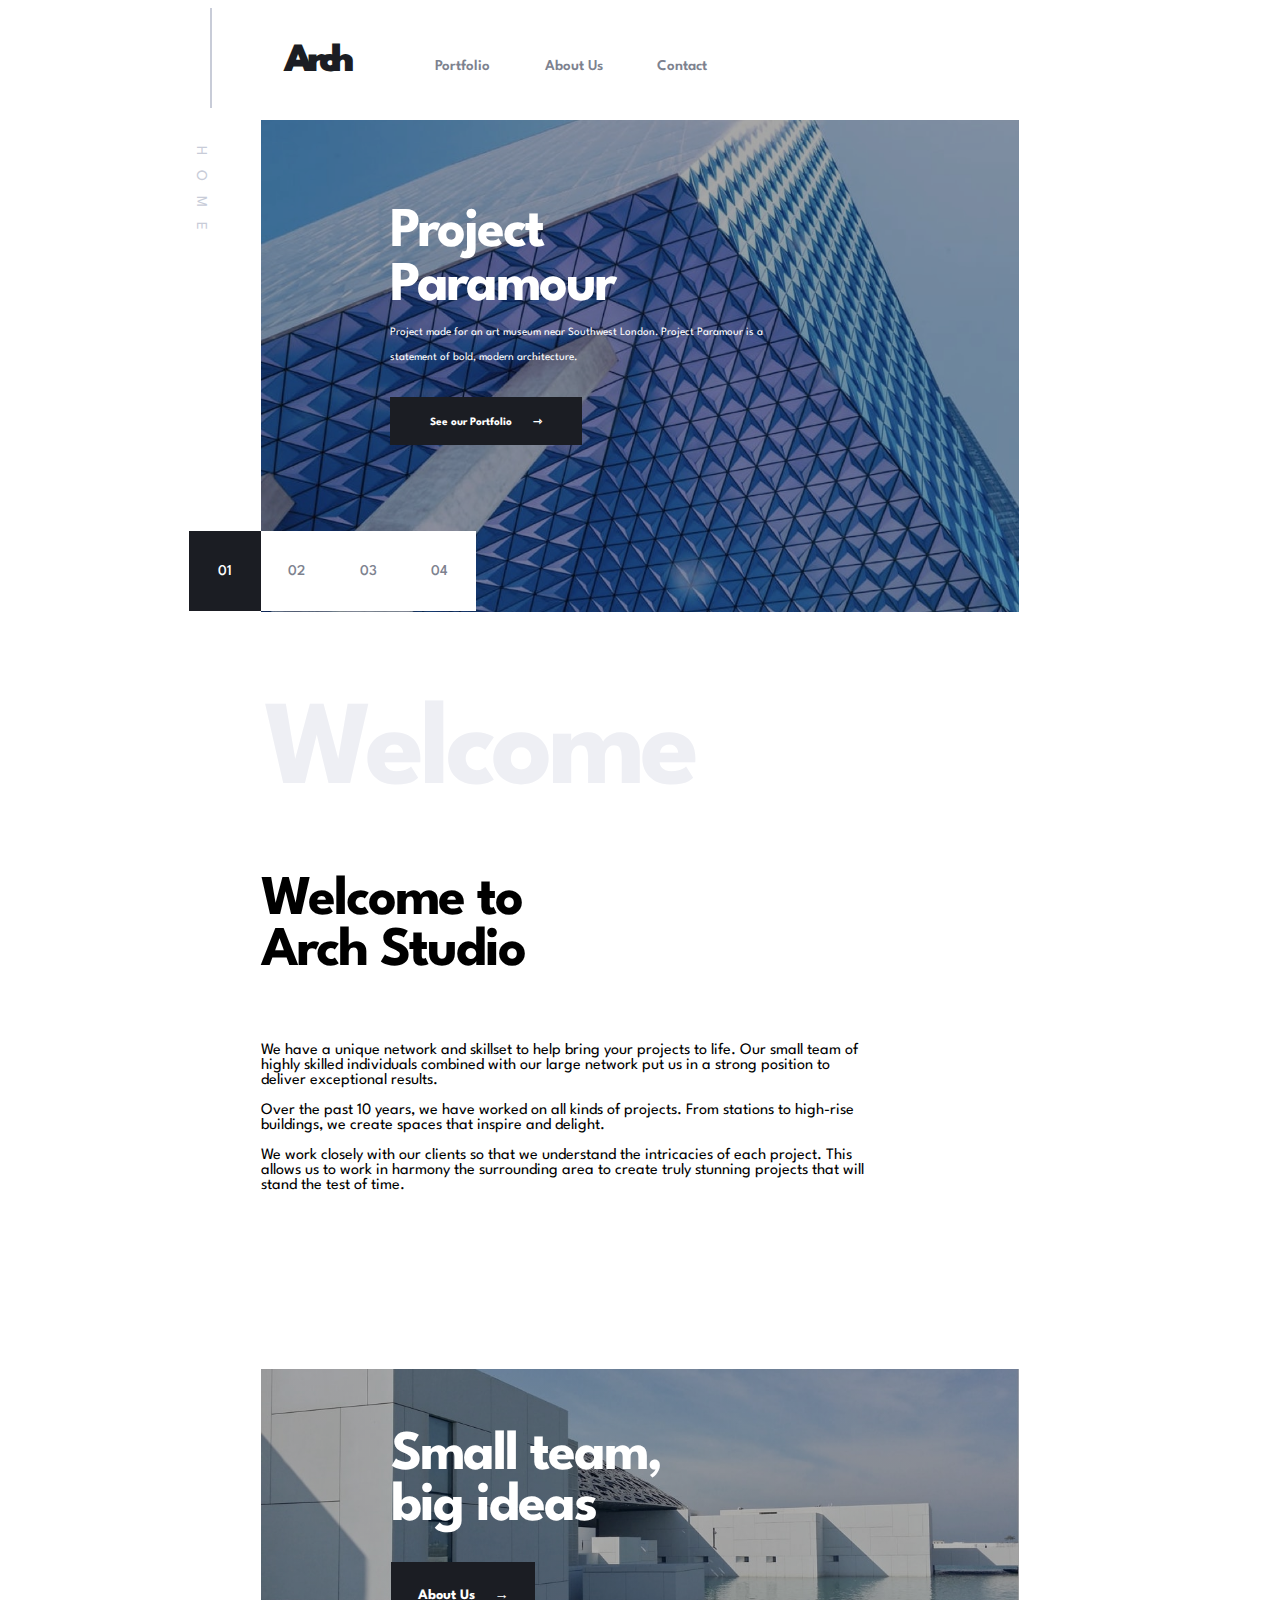
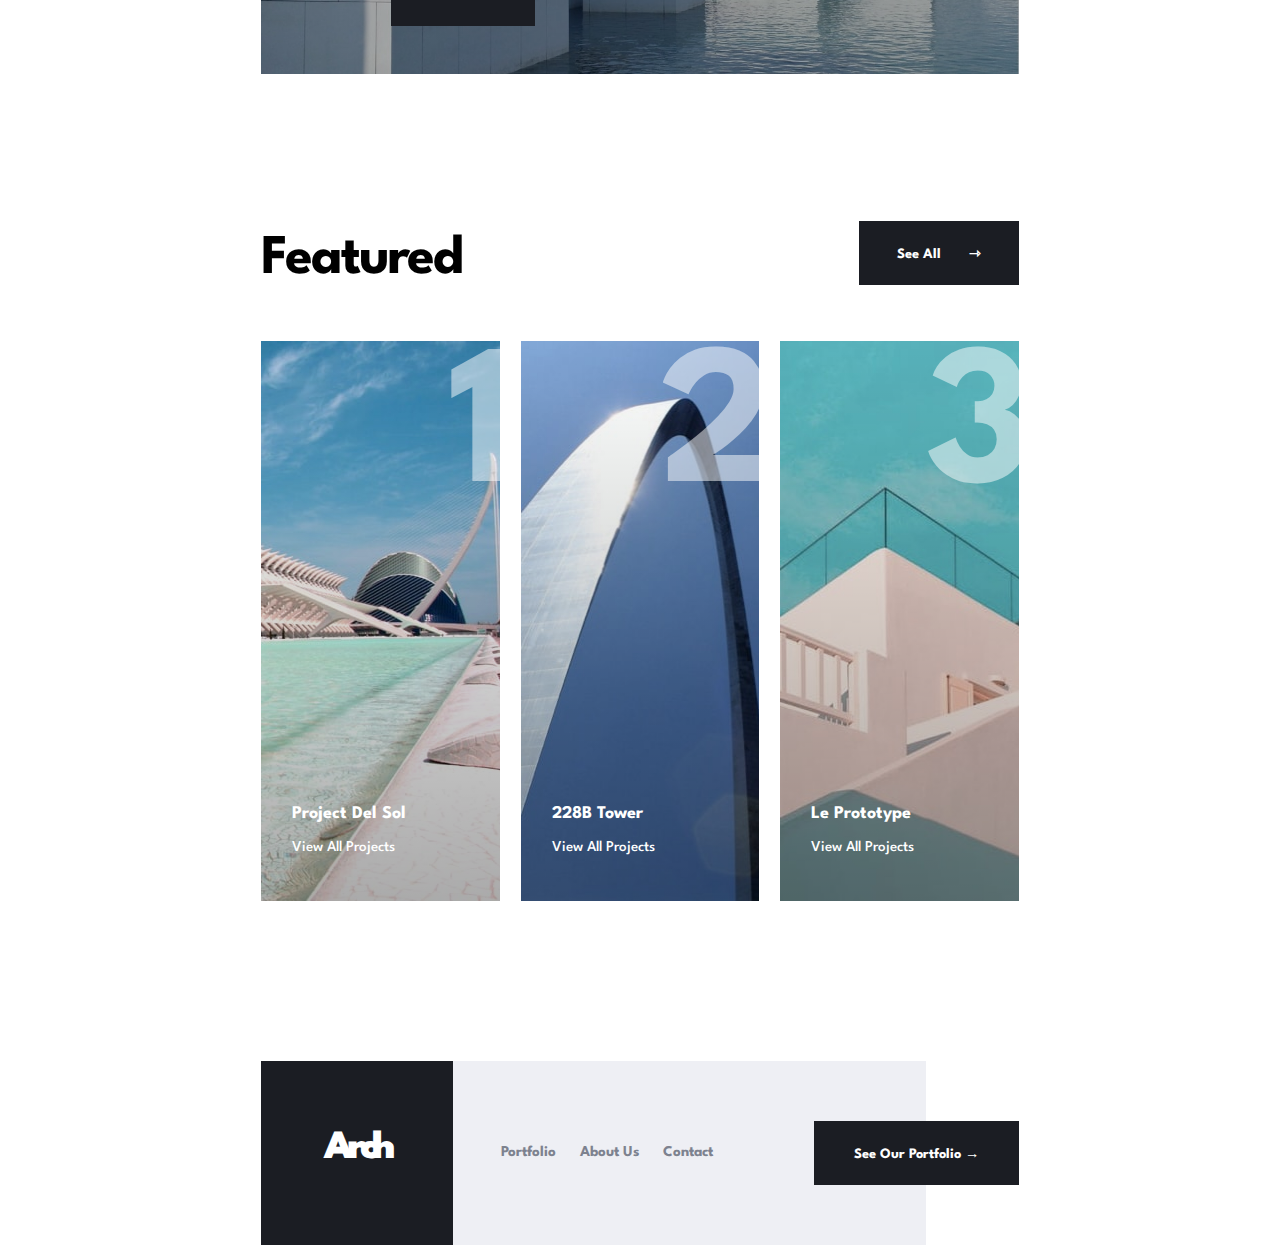
<file: Arch project file/index.html>
<!DOCTYPE html>
<html lang="en">
  <head>
    <meta charset="UTF-8">
    <meta name="viewport" content="width=device-width, initial-scale=1">
    <meta http-equiv="X-UA-Compatible" content="ie=edge">
    <title>Arch Studio</title>
    <link rel="stylesheet" type="text/css" href="style.css">
    <link rel="preconnect" href="https://fonts.googleapis.com">
    <link rel="preconnect" href="https://fonts.gstatic.com" crossorigin>
    <link href="https://fonts.googleapis.com/css2?family=Spartan:wght@100;200;300;400;500;600;700;800;900&display=swap" rel="stylesheet">
  </head>
  <body>
    <div class="topnav">
      <div class="topLeft">
        <div class="lineHome">
          <div class="vl"></div>
        <p id="topHome">HOME</p>
        </div>
      </div>
      <nav>
        <a href="index.html" id="arch"><p>Arch</p></a>
        <a href="portfolio.html">Portfolio</a>
        <a href="about.html">About Us</a>
        <a href="contact.html">Contact</a>
      </nav>
    </div>
    

    <div class="slideshowContainer">
      <div class="homeSlides">
        <div class="headerText">
          <h1 id="headerTextTitle">Project <br> Paramour</h1>
          <p>Project made for an art museum near Southwest London. Project Paramour is a statement of bold, modern architecture.</p>
          <button onclick="window.location.href='portfolio.html'">See our Portfolio &nbsp; &nbsp; &nbsp; &#8702; </button>
        </div>
        <img src="assets2/home/desktop/image-hero-paramour.jpg" alt="">
      </div>
      
      <div class="homeSlides">
        <div class="headerText">
          <h1>Seraph <br> Station</h1>
          <p>The Seraph Station project challenged us to design a unique station that would transport people through time. The result is a fresh and futuristic model inspired by space stations.</p>
          <button onclick="window.location.href='portfolio.html'">See our Portfolio &#8594;</button>
        </div>
        <img src="assets2/home/desktop/image-hero-seraph.jpg" alt="">
      </div>

      <div class="homeSlides">
        <div class="headerText">
          <h1>Federal II <br> Tower</h1>
          <p>A sequel theme project for a tower originally built in the 1800s. We achieved this with a striking look of brutal minimalism with modern touches.</p>
          <button onclick="window.location.href='portfolio.html'">See our Portfolio &#8594;</button>
        </div>
        <img src="assets2/home/desktop/image-hero-federal.jpg" alt="">
      </div>

      <div class="homeSlides">
        <div class="headerText">
          <h1>Trinity Bank <br> Tower</h1>
          <p>Trinity Bank challenged us to make a concept for a 84 story building located in the middle of a city with a high earthquake frequency. For this project we used curves to blend design and stability to meet our objectives.</p>
          <button onclick="window.location.href='portfolio.html'">See our Portfolio &#8594;</button>
        </div>
        <img src="assets2/home/desktop/image-hero-trinity.jpg" alt="">
      </div>
    </div>
    
    <div class="slideButtonsContainer">
      <div class="slideButtons">
        <button class="slideButton" onclick="currentDiv(1)" autofocus>01</button>
        <button class="slideButton" onclick="currentDiv(2)">02</button>
        <button class="slideButton" onclick="currentDiv(3)">03</button>
        <button class="slideButton" onclick="currentDiv(4)">04</button>
      </div>
    </div>

    <div class="welcomeContainer">
      <h2>Welcome</h2>
      <div class="homeWelcome">
        <p id="welcomeToArch">Welcome to <br> Arch Studio</p>
        <p id="welcomePara">We have a unique network and skillset to help bring your projects to life. Our small team of highly skilled individuals combined with our large network put us in a strong position to deliver exceptional results. <br> <br>
          Over the past 10 years, we have worked on all kinds of projects. From stations to high-rise buildings, we create spaces that inspire and delight. <br> <br>
          We work closely with our clients so that we understand the intricacies of each project. This allows us to work in harmony the surrounding area to create truly stunning projects that will stand the test of time.</p>
        <img src="assets2/home/desktop/image-welcome.jpg" alt="">
      </div>
    </div>

    <div class="homeAboutUs">
      <p>Small team, <br> big ideas</p>
      <button onclick="window.location.href='about.html'">About Us &nbsp; &nbsp; &#8594;</button>
    </div>

    <div class="homeFeatured">
      <h3>Featured</h3>
      <button onclick="window.location.href='portfolio.html'">See All &nbsp; &nbsp; &nbsp; &#8702; </button>
      <div class="featuredColumnContainer">
        <div class="featuredColumn" id="featured1">
          <p>1</p>
          <p>Project Del Sol</p>
          <a href="portfolio.html">View All Projects</a>
        </div>

        <div class="featuredColumn" id="featured2">
          <p>2</p>
          <p>228B Tower</p>
          <a href="portfolio.html">View All Projects</a>
        </div>

        <div class="featuredColumn" id="featured3">
          <p>3</p>
          <p>Le Prototype</p>
          <a href="portfolio.html">View All Projects</a>
        </div>
      </div>
    </div>

    <footer>
      <div class="footerContainer">
        <div class="footerContainerExtra">
          <div class="footerArch">
            <p>Arch</p>
          </div>
          <ul>
            <li><a href="portfolio.html">Portfolio</a></li>
            <li><a href="about.html">About Us</a></li>
            <li><a href="contact.html">Contact</a></li>
          </ul>
        </div>
        <button onclick="window.location.href='portfolio.html'">See Our Portfolio &#8594;</button>
      </div>
    </footer>

	<script src="script.js"></script>
  </body>
</html>
</file>
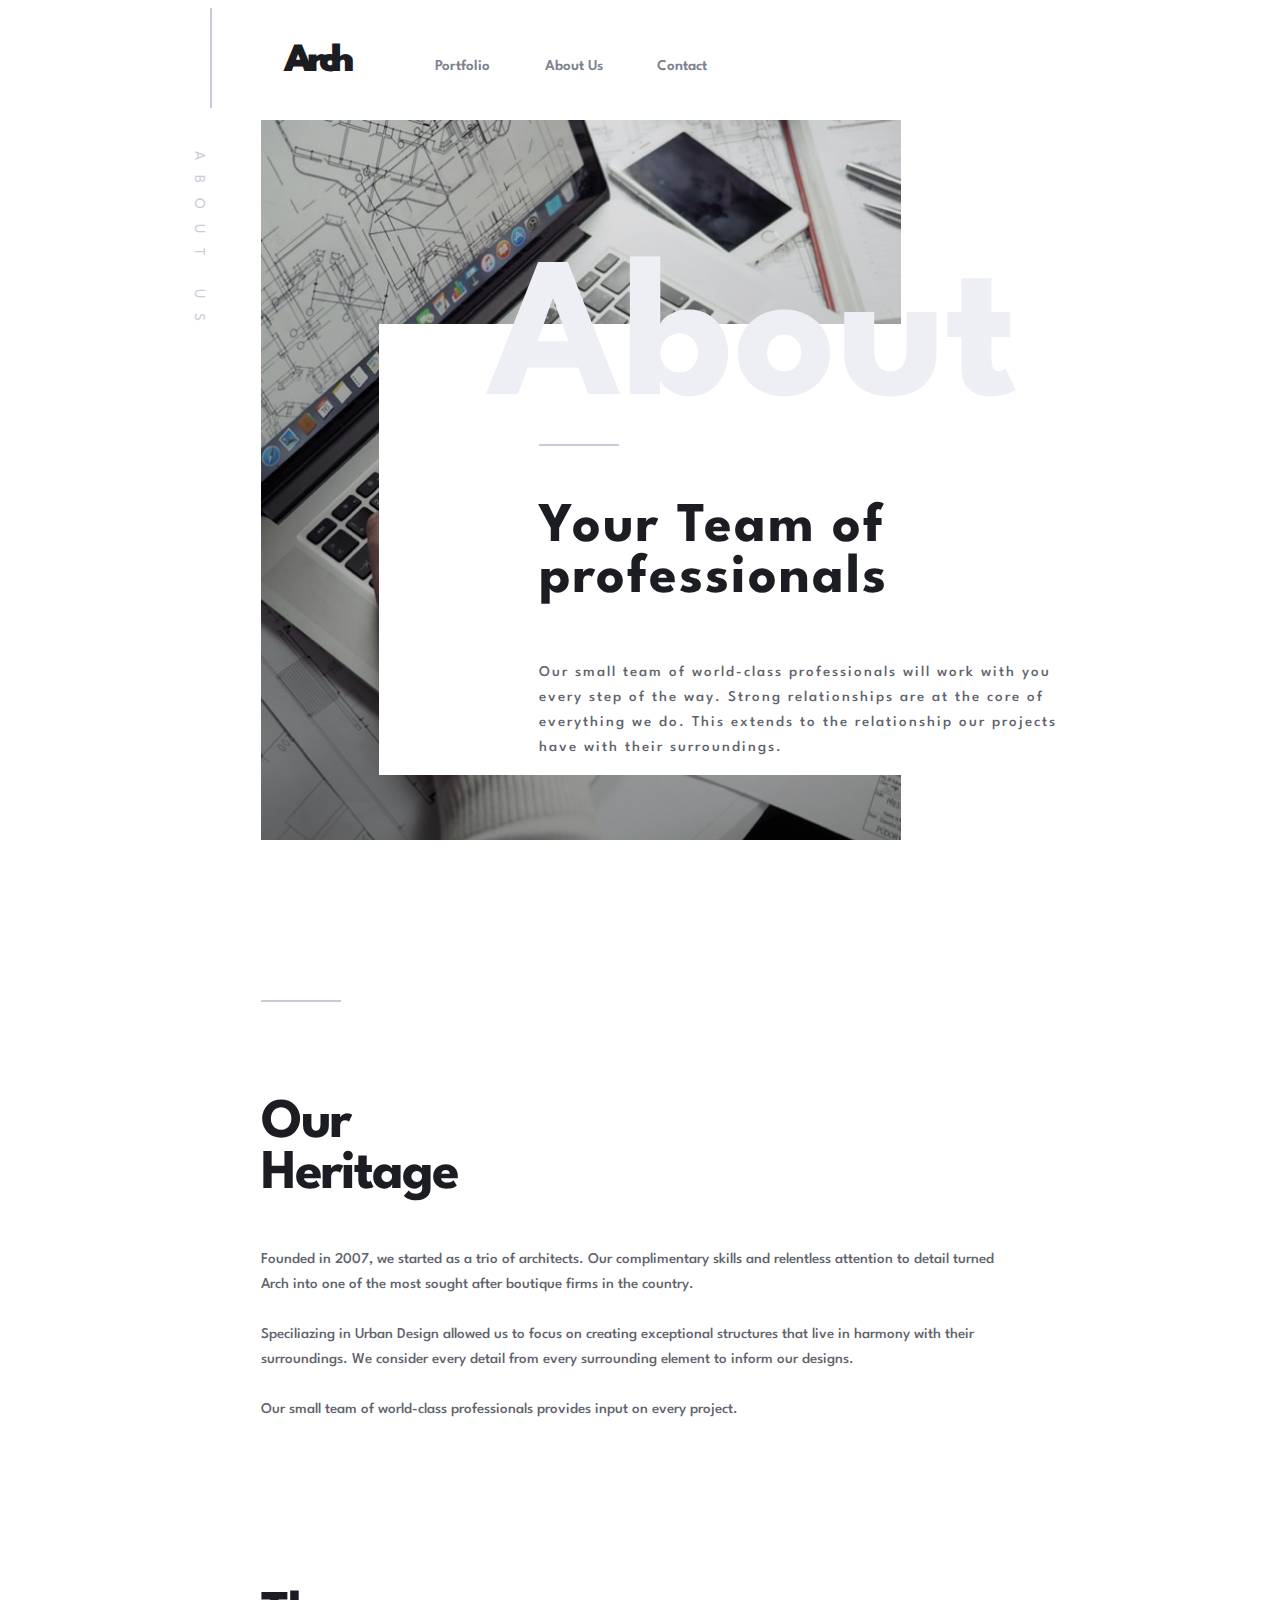
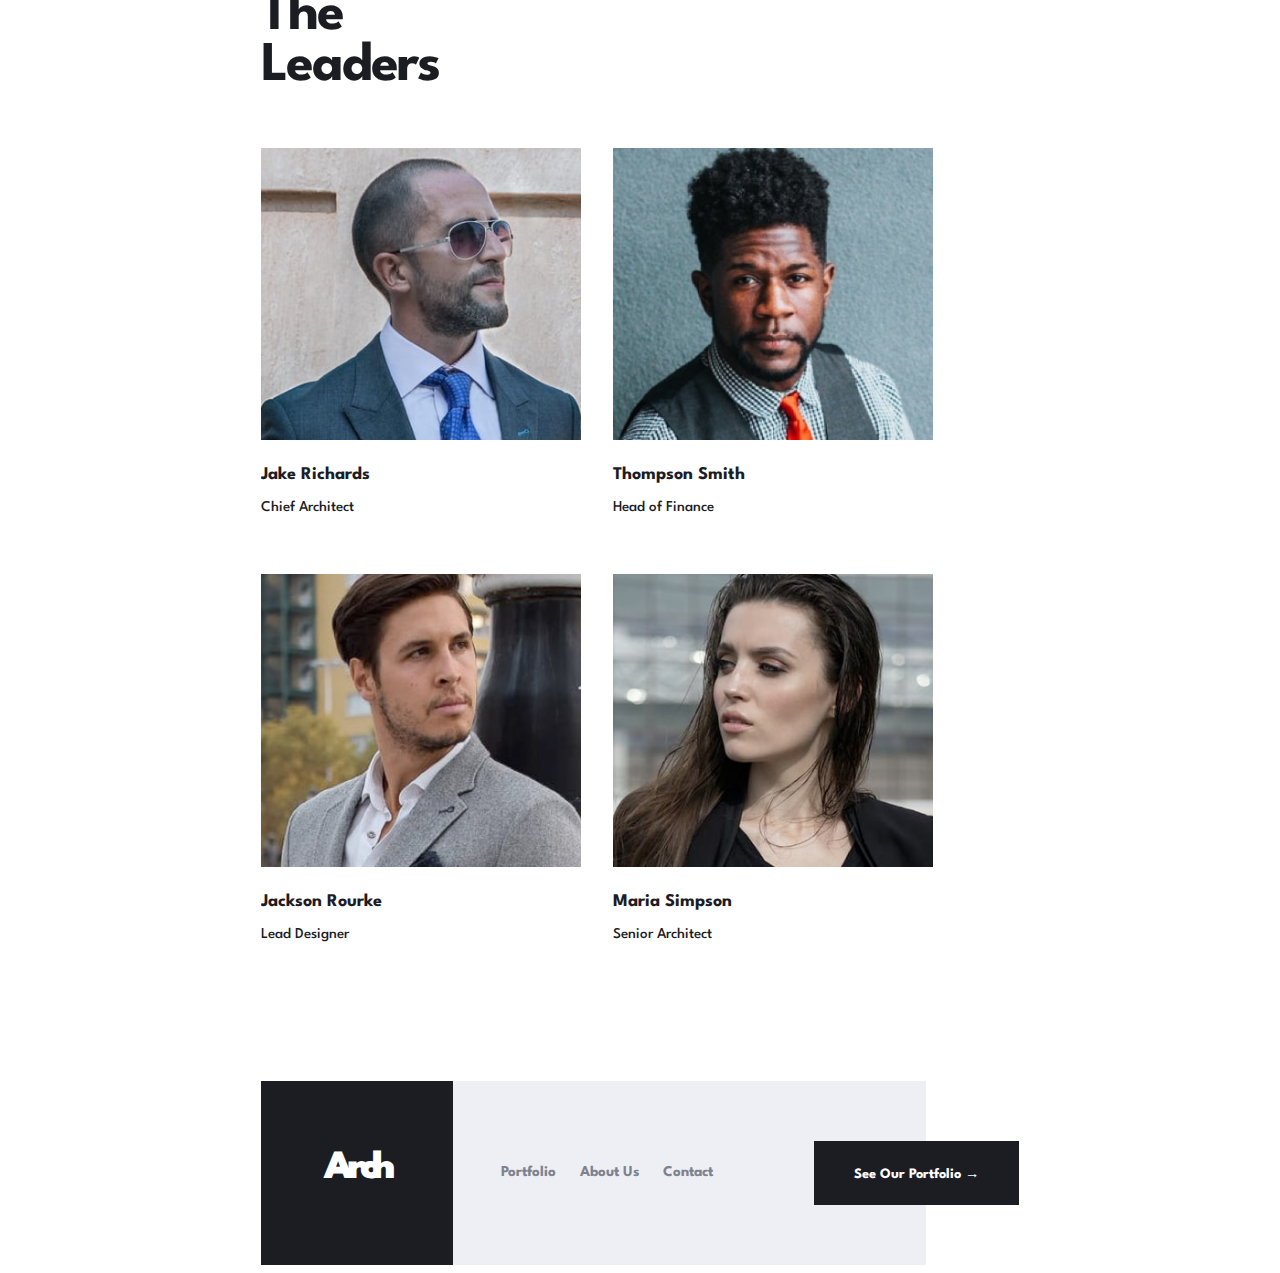
<file: Arch project file/about.html>
<!DOCTYPE html>
<html lang="en">
    <head>
        <meta charset="UTF-8">
        <meta name="viewport" content="width=device-width, initial-scale=1.0">
        <meta http-equiv="X-UA-Compatible" content="ie=edge">
        <title>About Us</title>
        <link rel="stylesheet" href="style.css">
        <link rel="preconnect" href="https://fonts.googleapis.com">
        <link rel="preconnect" href="https://fonts.gstatic.com" crossorigin>
        <link href="https://fonts.googleapis.com/css2?family=Spartan:wght@100;200;300;400;500;600;700;800;900&display=swap" rel="stylesheet">
    </head>
    <body>
        <div class="topnav">
            <div class="topLeft">
                <div class="lineHome">
                    <div class="vl"></div>
                    <p id="topAbout">ABOUT US</p>
                </div>
            </div>
            <nav>
                <a href="index.html" id="arch"><p>Arch</p></a>
                <a href="portfolio.html">Portfolio</a>
                <a href="about.html">About Us</a>
                <a href="contact.html">Contact</a>
            </nav>
        </div>
        
        <div class="aboutUsHeader">
            <h1>About</h1>
            <div class="aboutUsHeaderText">
                <div id="aboutLine"></div>
                <p>Your Team of professionals</p>
                <p>Our small team of world-class professionals will work with you every step of the way. Strong relationships are at the core of everything we do. This extends to the relationship our projects have with their surroundings.</p>
            </div>
        </div>

        <div class="ourHeritage">
            <div id="ourHeritageLine"></div>
            <h2>Our <br> Heritage</h2>
            <p>Founded in 2007, we started as a trio of architects. Our complimentary skills and relentless attention to detail turned Arch into one of the most sought after boutique firms in the country. <br> <br>
                Speciliazing in Urban Design allowed us to focus on creating exceptional structures that live in harmony with their surroundings. We consider every detail from every surrounding element to inform our designs. <br> <br>
                Our small team of world-class professionals provides input on every project.</p>
            <img src="assets2/about/desktop/image-heritage.jpg" alt="">
        </div>

        <div class="theLeaders">
            <h3>The <br> Leaders</h3>
            <div class="leaderImageContainer">
                <div class="leaderImage">
                    <img src="assets2/about/desktop/avatar-jake.jpg" alt="">
                    <div class="icons">
                        <img src="assets2/icons/icon-linkedin.svg" alt="">
                        <img src="assets2/icons/icon-twitter.svg" alt="">
                    </div>
                    <div class="leaderSubText">
                        <p>Jake Richards</p>
                        <p>Chief Architect</p>
                    </div>
                </div>
    
                <div class="leaderImage">
                    <img src="assets2/about/desktop/avatar-thompson.jpg" alt="">
                    <div class="icons">
                        <img src="assets2/icons/icon-linkedin.svg" alt="">
                        <img src="assets2/icons/icon-twitter.svg" alt="">
                    </div>
                    <div class="leaderSubText">
                        <p>Thompson Smith</p>
                        <p>Head of Finance</p>
                    </div>
                </div>
    
                <div class="leaderImage">
                    <img src="assets2/about/desktop/avatar-jackson.jpg" alt="">
                    <div class="icons">
                        <link rel="icon-linkedin" href="">
                        <img src="assets2/icons/icon-linkedin.svg" alt="">
                        <img src="assets2/icons/icon-twitter.svg" alt="">
                    </div>
                    <div class="leaderSubText">
                        <p>Jackson Rourke</p>
                        <p>Lead Designer</p>
                    </div>
                </div>
    
                <div class="leaderImage">
                    <img src="assets2/about/desktop/avatar-maria.jpg" alt="">
                    <div class="icons">
                        <img src="assets2/icons/icon-linkedin.svg" alt="">
                        <img src="assets2/icons/icon-twitter.svg" alt="">
                    </div>
                    <div class="leaderSubText">
                        <p>Maria Simpson</p>
                        <p>Senior Architect</p>
                    </div>
                </div>
            </div>
            
        </div>
        


        <footer>
            <div class="footerContainer">
                <div class="footerContainerExtra">
                    <div class="footerArch">
                        <p>Arch</p>
                    </div>
                    <ul>
                        <li><a href="portfolio.html">Portfolio</a></li>
                        <li><a href="about.html">About Us</a></li>
                        <li><a href="contact.html">Contact</a></li>
                    </ul>
                </div>
                <button onclick="window.location.href='portfolio.html'">See Our Portfolio &#8594;</button>
            </div>
        </footer>
    <script src="script.js"></script>   
    </body>
</file>
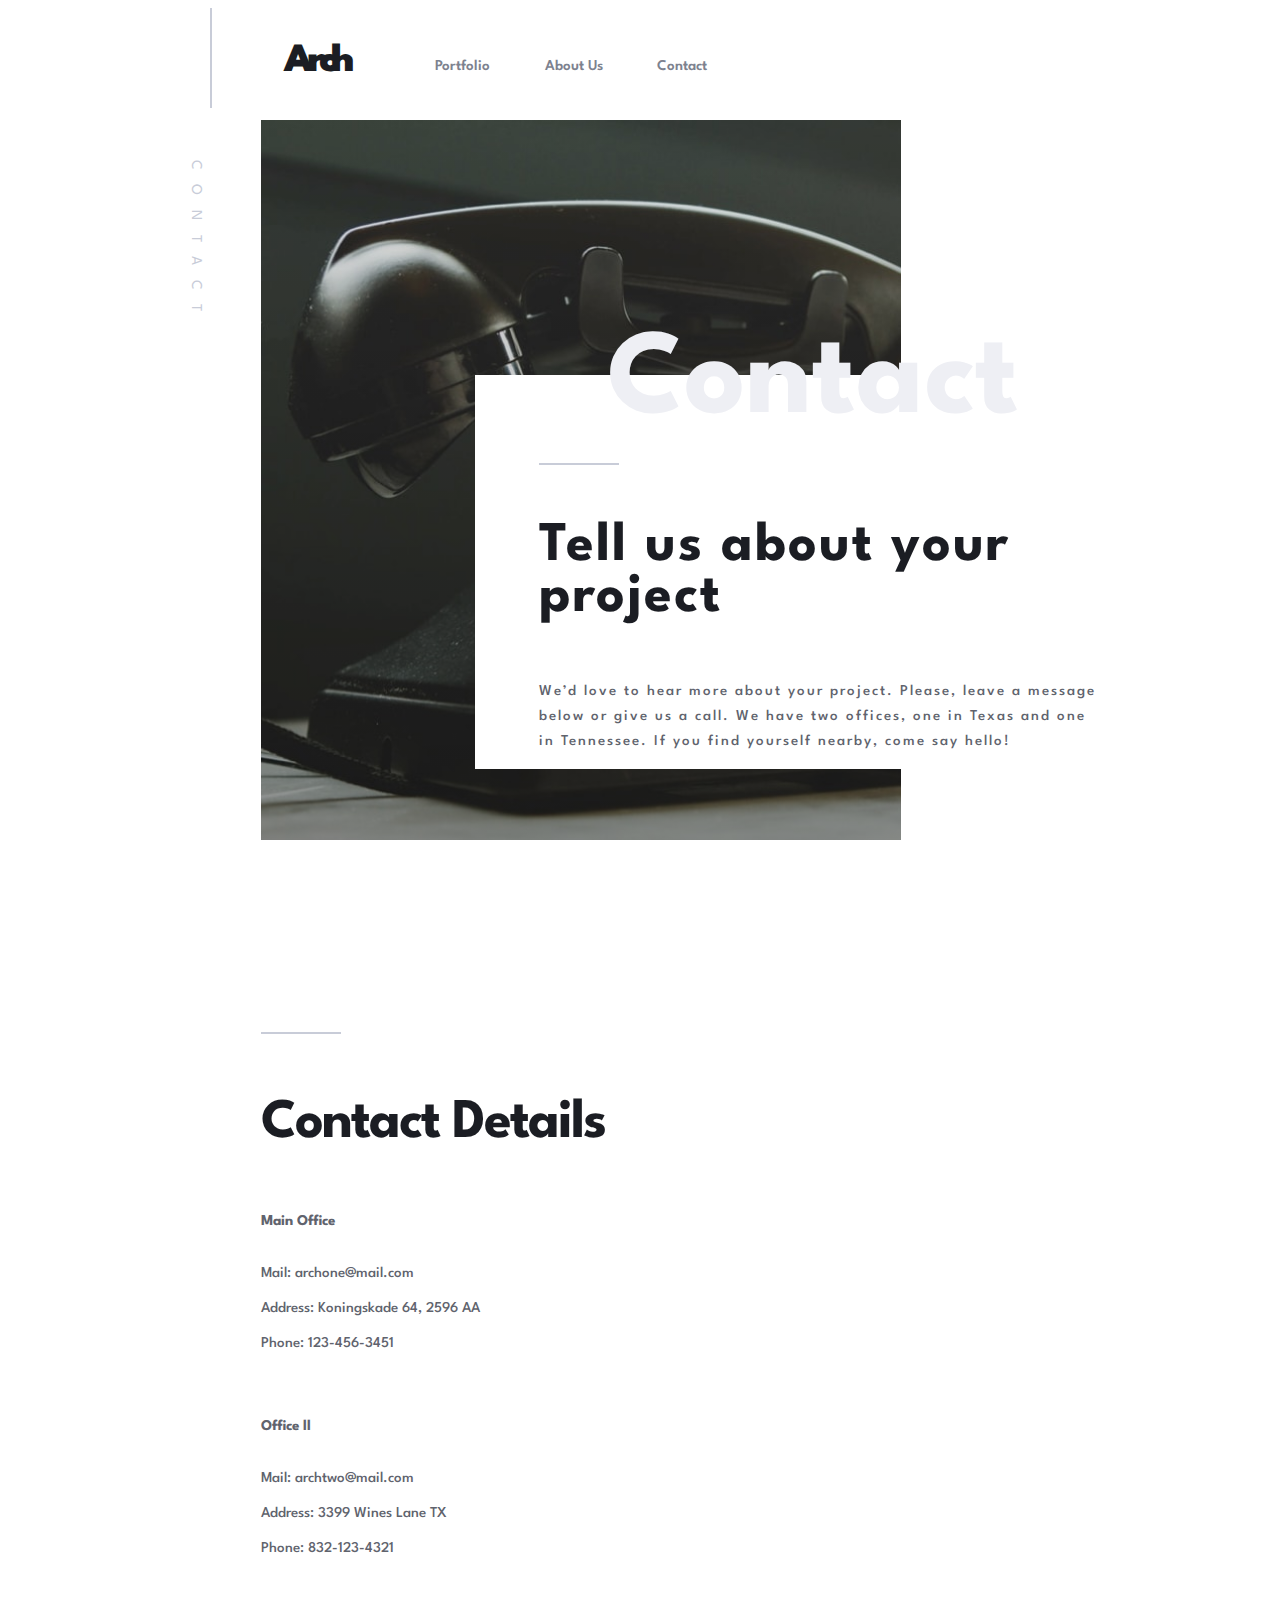
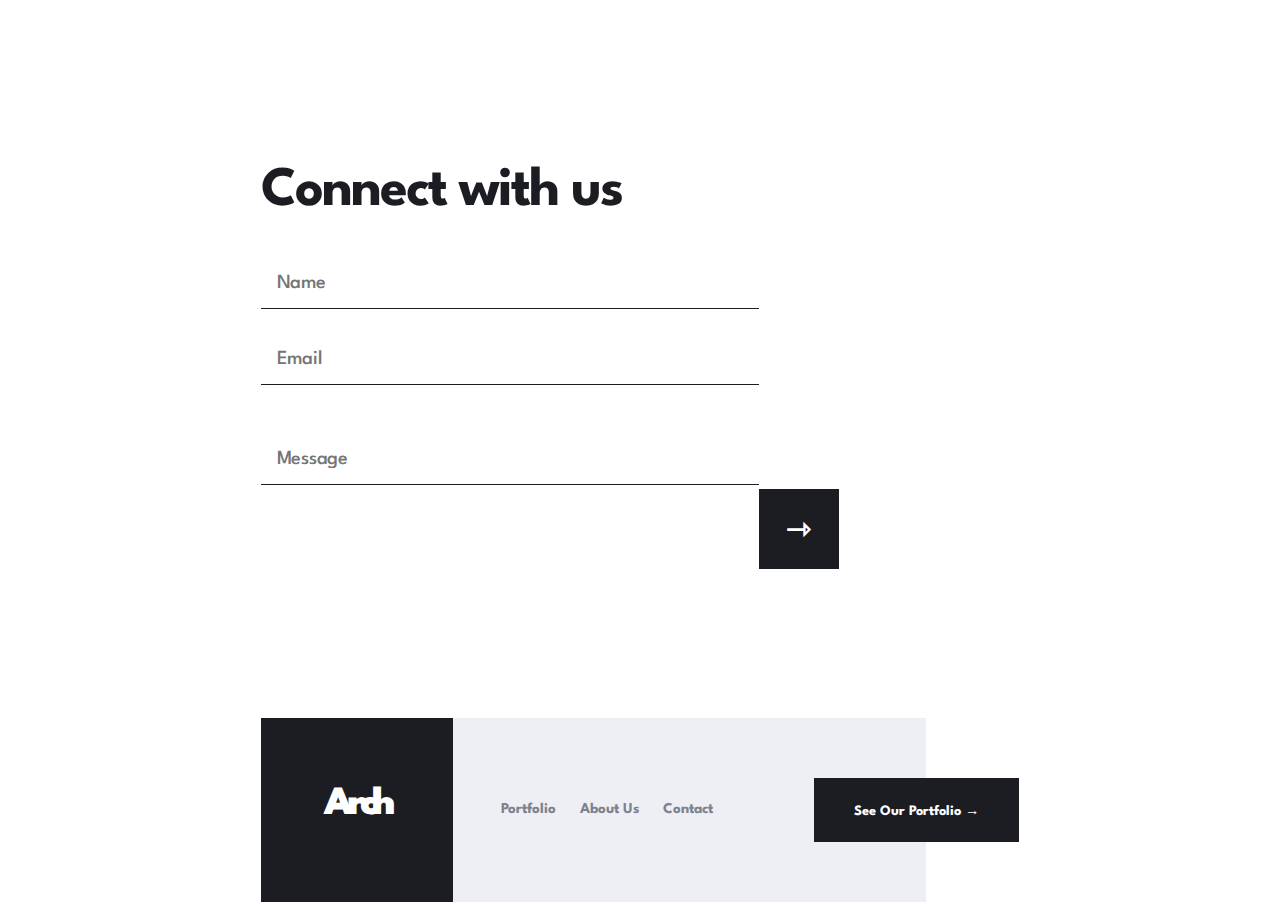
<file: Arch project file/contact.html>
<!DOCTYPE html>
<html lang="en">
    <head>
        <meta charset="UTF-8">
        <meta name="viewport" content="width=device-width, initial-scale=1.0">
        <meta http-equiv="X-UA-Compatible" content="ie=edge">
        <title>About Us</title>
        <link rel="stylesheet" href="style.css">
        <link rel="preconnect" href="https://fonts.googleapis.com">
        <link rel="preconnect" href="https://fonts.gstatic.com" crossorigin>
        <link href="https://fonts.googleapis.com/css2?family=Spartan:wght@100;200;300;400;500;600;700;800;900&display=swap" rel="stylesheet">
    </head>
    <body>
        <div class="topnav">
            <div class="topLeft">
                <div class="lineHome">
                    <div class="vl"></div>
                <p id="topContact">CONTACT</p>
                </div>
            </div>
            <nav>
                <a href="index.html" id="arch"><p>Arch</p></a>
                <a href="portfolio.html">Portfolio</a>
                <a href="about.html">About Us</a>
                <a href="">Contact</a>
            </nav>
        </div>

        <div class="contactHeader">
            <h1>Contact</h1>
            <div class="contactHeaderText">
                <div id="contactLine"></div>
                <p>Tell us about your project</p>
                <p>We’d love to hear more about your project. Please, leave a message below or give us a call. We have two offices, one in Texas and one in Tennessee. If you find yourself nearby, come say hello!</p>
            </div>
        </div>

        <div class="contactDetails">
            <div class="contactDetailsLine"></div>
            <div class="contactText">
                <h2>Contact Details</h2>
                <div class="contactInfo">
                    <p>Main Office</p>
                    <p>Mail: archone@mail.com</p>
                    <p>Address: Koningskade 64, 2596 AA</p>
                    <p>Phone: 123-456-3451</p>
                    <a href="">View on Map &nbsp; &#8702;</a>
                </div>
                <div class="contactInfo">
                    <p>Office ll</p>
                    <p>Mail: archtwo@mail.com</p>
                    <p>Address: 3399  Wines Lane TX</p>
                    <p>Phone: 832-123-4321</p>
                    <a href="">View on Map &nbsp; &#8702;</a>
                </div>
            </div>
        </div>

        <div class="mapouter"><div class="gmap_canvas"><iframe width="975" height="560" id="gmap_canvas" src="https://maps.google.com/maps?q=malieveld&t=&z=12&ie=UTF8&iwloc=&output=embed" frameborder="0" scrolling="no" marginheight="0" marginwidth="0"></iframe><a href="https://vincheckeurope.eu">VIN Check</a><br><style>.mapouter{position:relative;text-align:right;height:560px;width:975px;}</style><a href="https://embedmaps.info">Embed Google Maps</a><style>.gmap_canvas {overflow:hidden;background:none!important;height:560px;width:975px;}</style></div></div>

        <div class="contactConnect">
            <h3>Connect with us</h3>
            <form action="">
                <input type="text" id="name" name="name" placeholder="Name" required><br>
                <input type="text" id="email" name="email" placeholder="Email" required><br>
                <input type="text" id="message" name="message" placeholder="Message" required><br>
                <input type="submit" value="&#8702">
            </form>
        </div>


        <footer>
            <div class="footerContainer">
                <div class="footerContainerExtra">
                    <div class="footerArch">
                        <p>Arch</p>
                    </div>
                    <ul>
                        <li><a href="portfolio.html">Portfolio</a></li>
                        <li><a href="about.html">About Us</a></li>
                        <li><a href="contact.html">Contact</a></li>
                    </ul>
                </div>
                <button onclick="window.location.href='portfolio.html'">See Our Portfolio &#8594;</button>
            </div>
        </footer>
    </body>
</file>
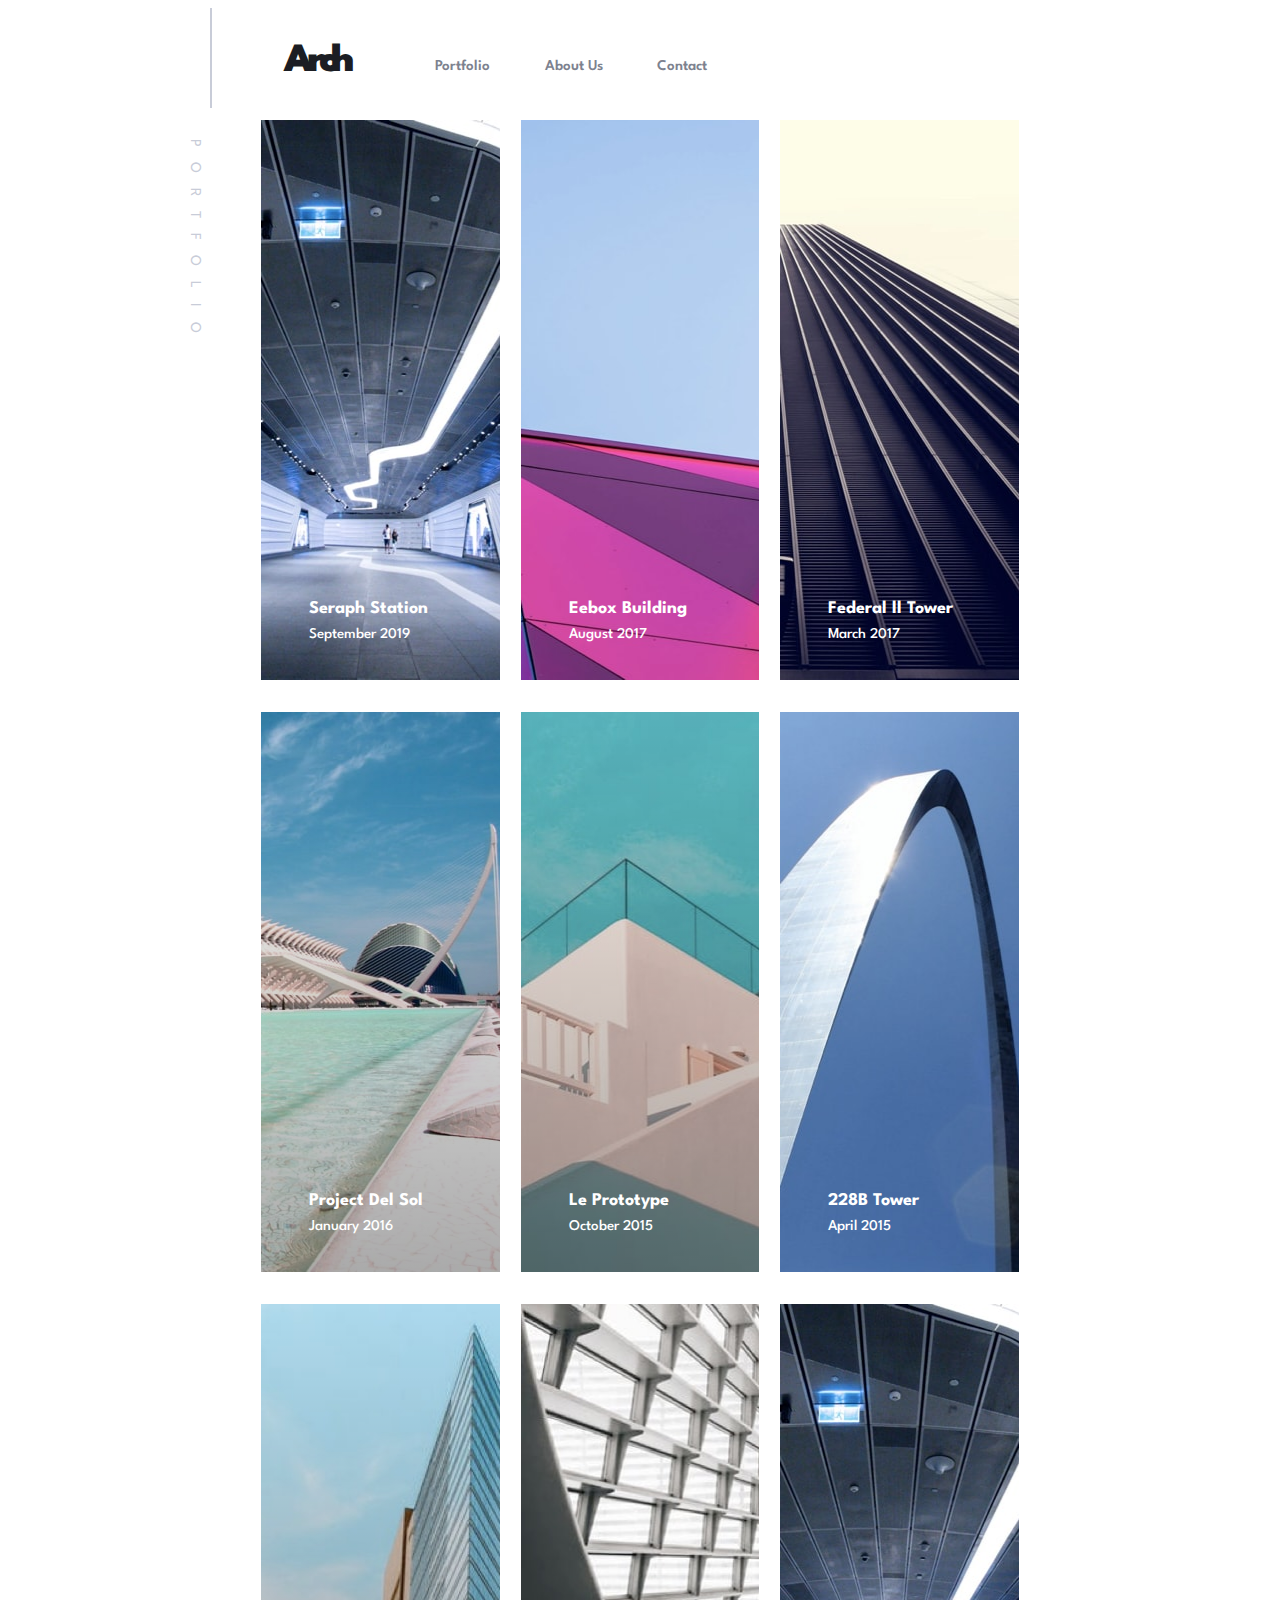
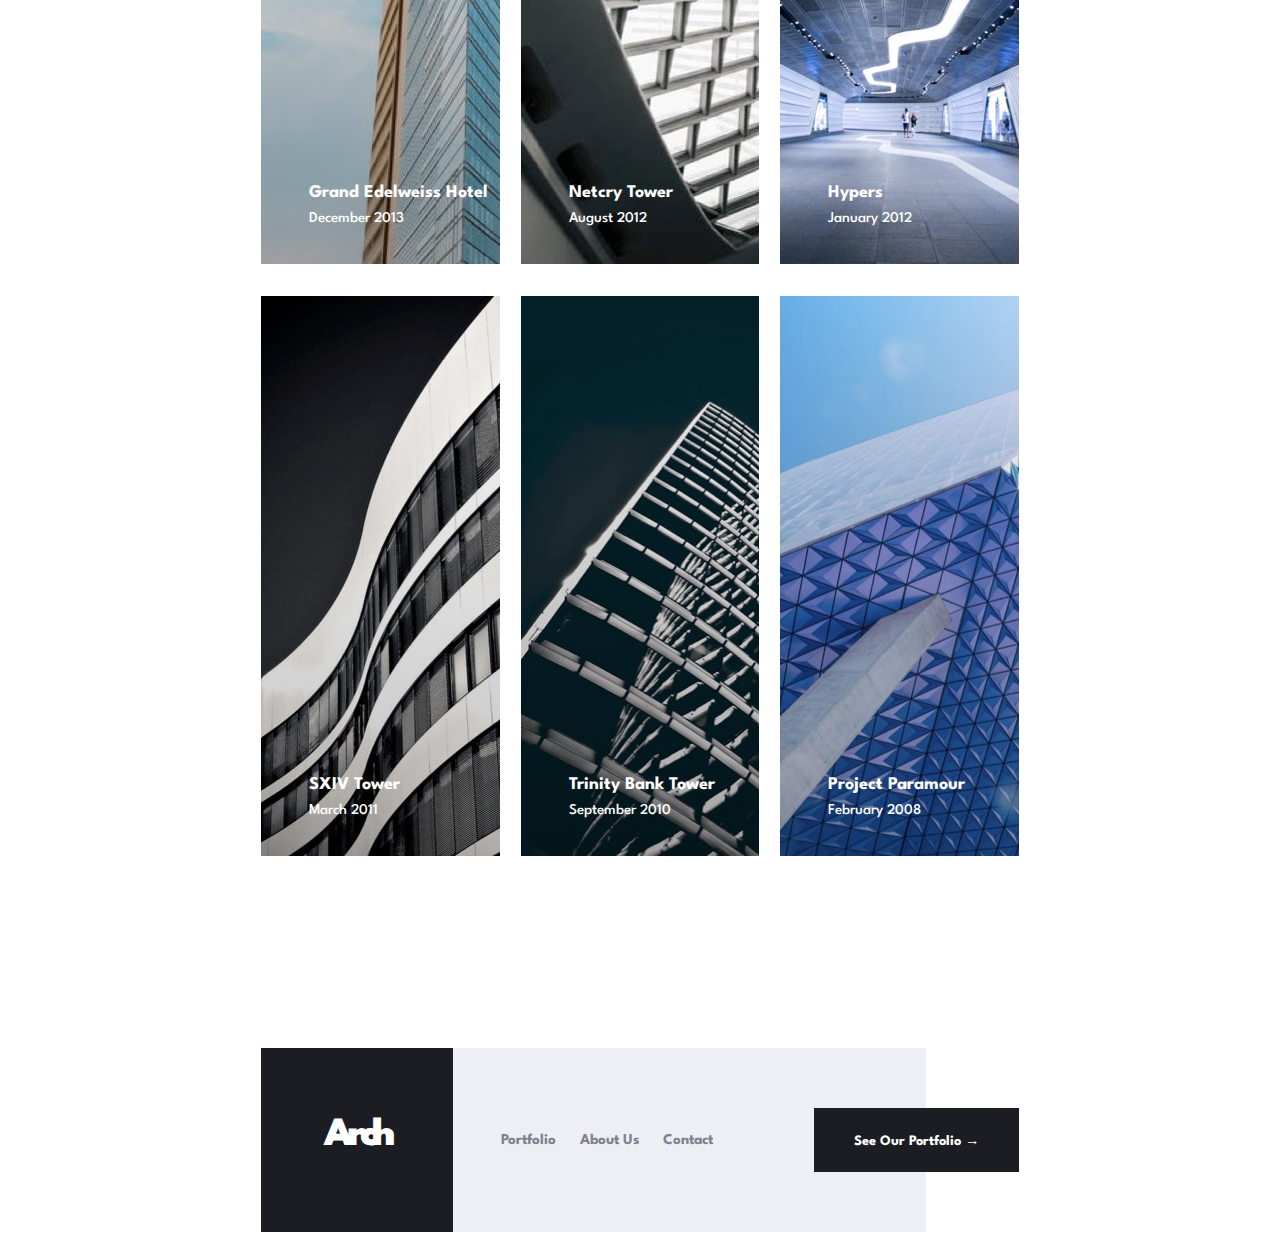
<file: Arch project file/portfolio.html>
<!DOCTYPE html>
<html lang="en">
    <head>
        <meta charset="UTF-8">
        <meta name="viewport" content="width=device-width, initial-scale=1.0">
        <meta http-equiv="X-UA-Compatible" content="ie=edge">
        <title>Arch Studio</title>
        <link rel="stylesheet" href="style.css">
        <link rel="preconnect" href="https://fonts.googleapis.com">
        <link rel="preconnect" href="https://fonts.gstatic.com" crossorigin>
        <link href="https://fonts.googleapis.com/css2?family=Spartan:wght@100;200;300;400;500;600;700;800;900&display=swap" rel="stylesheet">
    </head>
    <body>
        <div class="topnav">
            <div class="topLeft">
                <div class="lineHome">
                    <div class="vl"></div>
                    <p id="topPortfolio">PORTFOLIO</p>
                </div>
            </div>
                <nav>
                    <a href="index.html"><p>Arch</p></a>
                    <a href="portfolio.html">Portfolio</a>
                    <a href="about.html">About Us</a>
                    <a href="contact.html">Contact</a>
                </nav>
        </div>
        <div class="portfolioContainer">
            <div class="portfolioProject" id="seraph">
                <div class="projectText">
                    <p>Seraph Station</p>
                    <p>September 2019</p>
                </div>
            </div>

            <div class="portfolioProject" id="eebox">
                <div class="projectText">
                    <p>Eebox Building</p>
                    <p>August 2017</p>
                </div>
            </div>

            <div class="portfolioProject" id="federal">
                <div class="projectText">
                    <p>Federal ll Tower</p>
                    <p>March 2017</p>
                </div>
            </div>

            <div class="portfolioProject" id="delSol">
                <div class="projectText">
                    <p>Project Del Sol</p>
                    <p>January 2016</p>
                </div>
            </div>

            <div class="portfolioProject" id="lePrototype">
                <div class="projectText">
                    <p>Le Prototype</p>
                    <p>October 2015</p>
                </div>
            </div>

            <div class="portfolioProject" id="tower">
                <div class="projectText">
                    <p>228B Tower</p>
                    <p>April 2015</p>
                </div>
            </div>

            <div class="portfolioProject" id="grandEdelweiss">
                <div class="projectText">
                    <p>Grand Edelweiss Hotel</p>
                    <p>December 2013</p>
                </div>
            </div>

            <div class="portfolioProject" id="netcry">
                <div class="projectText">
                    <p>Netcry Tower</p>
                    <p>August 2012</p>
                </div>
            </div>

            <div class="portfolioProject" id="hypers">
                <div class="projectText">
                    <p>Hypers</p>
                    <p>January 2012</p>
                </div>
            </div>

            <div class="portfolioProject" id="sxivTower">
                <div class="projectText">
                    <p>SXIV Tower</p>
                    <p>March 2011</p>
                </div>
            </div>

            <div class="portfolioProject" id="trinityBank">
                <div class="projectText">
                    <p>Trinity Bank Tower</p>
                    <p>September 2010</p>
                </div>
            </div>

            <div class="portfolioProject" id="projectParamour">
                <div class="projectText">
                    <p>Project Paramour</p>
                    <p>February 2008</p>
                </div>
            </div>
        </div>

        <footer>
            <div class="footerContainer">
                <div class="footerContainerExtra">
                    <div class="footerArch">
                        <p>Arch</p>
                    </div>
                    <ul>
                        <li><a href="portfolio.html">Portfolio</a></li>
                        <li><a href="about.html">About Us</a></li>
                        <li><a href="contact.html">Contact</a></li>
                    </ul>
                </div>
                <button onclick="window.location.href='portfolio.html'">See Our Portfolio &#8594;</button>
            </div>
        </footer>
    <script src="script.js"></script>
    </body>


</html>
</file>
<file: Arch project file/style.css>
*{
    font-family: 'Spartan', sans-serif;
}

body {
    overflow-x: hidden;
}

/* top navigation bar */
.topnav {
    padding-left: 16%;
    overflow: auto;
}

.topnav p {
    float: left;
    color: #1B1D23;
    font-weight: 900;
    font-size: 40px;
    letter-spacing: -5.2px;
    margin-right: 2rem;
    margin-left: 4.6rem;
    margin-top: -1rem;
}

.topnav a {
    float: left;
    color: #7D828F;
    font-weight: 600;
    text-align: center;
    text-decoration: none;
    font-size: 15px;
    margin-top: 3.2rem;
    padding-right: 3.4rem;
    position: relative;
    z-index: 1;
}

.topnav a:hover {
    color: #1B1D23;
}

.lineHome {
    float: left;
    position: absolute;
}

.vl {
    border-left: 2px solid #C8CCD8;
    height: 100px;
}

#topHome {
    transform: rotate(90deg);
    left: 100%;
    margin-top: 5rem;
    margin-left: -3.7rem;
    letter-spacing: 15px;
    font-size: 15px;
    font-weight: normal;
    color: #C8CCD8;
}

#topPortfolio {
    transform: rotate(90deg);
    left: 100%;
    margin-top: 8rem;
    margin-left: -7.5rem;
    letter-spacing: 15px;
    font-size: 15px;
    font-weight: normal;
    color: #C8CCD8;
}

#topAbout {
    transform: rotate(90deg);
    left: 100%;
    margin-top: 8rem;
    margin-left: -6.5rem;
    letter-spacing: 15px;
    font-size: 15px;
    font-weight: normal;
    color: #C8CCD8;
}

/* slide show  */

.slideshowContainer {
    max-width: 80%;
}

.homeSlides {
    display: flex;
    align-items: center;
    position: relative;
    margin-left: 25%;
    max-width: 80%;
    display: none;
}

.homeSlides img {
    position: relative;
    box-sizing: border-box;
    width: 100%;
    filter: brightness(65%);
    max-width: 1400px;
}

.headerText {
    position: absolute;
    color: white;
    z-index: 1;
    margin-left: 17%;
    margin-top: 6.4rem;
}

.headerText h1 {
    font-size: 4.8rem;
    letter-spacing: -2px;
    font-style: normal;
    font-weight: 700;
    line-height: 97%;
}

.headerText p {
    font-weight: 400;
    font-size: 0.9rem;
    font-style: normal;
    line-height: 25px;
    max-width: 400px;
    margin-top: -2rem;
}

.headerText button {
    margin-top: 1rem;
    background-color: #1B1D23;
    border: 0;
    width: 16rem;
    height: 4rem;
    color: white;
    font-size: 0.9rem;
    font-weight: bold;
    cursor: pointer;
}

.slideButtonsContainer {
    margin-left: 20%;
}

.slideButtons {
    margin-top: -5.3rem;
    margin-left: -71.7px;
}

.slideButtons button {
    position: relative;
    background-color: white;
    border: 0;
    margin-right: -4.5px;
    width: 4.5rem;
    height: 80px;
    max-height: 90px;
    color: #7D828F;
    font-size: 15px;
    font-weight: 500;
    cursor: pointer;
}

.slideButtons button:active {
    position: relative;
    background-color: #1B1D23;
    border: 0;
    margin-right: -4.5px;
    width: 4.5rem;
    height: 80px;
    color: white;
    font-size: 15px;
    font-weight: 500;
    cursor: pointer;
}


.slideButtons button:focus {
    position: relative;
    background-color: #1B1D23;
    border: 0;
    outline: 0;
    margin-right: -4.5px;
    width: 4.5rem;
    height: 80px;
    color: white;
    font-size: 15px;
    font-weight: 500;
    cursor: pointer;
}

.slideButtonsSelected {
    position: relative;
    background-color: #1B1D23;
    border: 0;
    margin-right: -4.5px;
    width: 4.5rem;
    height: 80px;
    color: white;
    font-size: 15px;
    font-weight: 500;
    cursor: pointer;
}

 /* welcome to Arch Studio */

.homeWelcome {
    margin-left: 20%;
    margin-right: 20%;
    margin-top: 12rem;
    display: flex;
    justify-content: center;
}

.homeWelcome img {
    float: right;
    max-width: 1530px;
    height: auto;
}

.welcomeContainer h2 {
    font-size: 11rem;
    font-weight: 700;
    letter-spacing: -5px;
    position: absolute;
    margin-left: 20%;
    margin-top: -6.5rem;
    color: #EEEFF4;
}

#welcomeToArch {
    font-weight: bold;
    font-size: 56px;
    margin-top: 4.5rem;
    margin-left: 10rem;
    min-width: 30rem;
    letter-spacing: -2px;
}

#welcomePara {
    margin-left: -30rem;
    margin-top: 15rem;
    margin-right: 9.5rem;
}

/* Small team, big ideas */

.homeAboutUs {
    background-image: linear-gradient(rgba(0,0,0,0.3), rgba(0,0,0,0.3)), url("assets2/home/desktop/image-small-team.jpg");
    background-repeat: no-repeat;
    background-size: 100%;
    margin-left: 20%;
    margin-right: 20%;
    margin-top: 11rem;
    padding-bottom: 8rem;
    min-height:max-content;
    overflow: auto;
}

.homeAboutUs p {
    font-weight: 700;
    font-size: 56px;
    letter-spacing: -2px;
    color: white;
    margin-left: 17.2%;
    margin-top: 14%;
}

.homeAboutUs button {
    margin-top: 1rem;
    background-color: #1B1D23;
    border: 0;
    width: 9rem;
    height: 4rem;
    color: white;
    font-size: 0.9rem;
    font-weight: bold;
    cursor: pointer;
    margin-left: 17.2%;
    margin-top: -5rem;
}

/* Featured */

#featured1 {
    background-image: linear-gradient(180deg, rgba(0, 0, 0, 0.0001) 0.01%, rgba(0, 0, 0, 0.499044) 150%), url(assets2/portfolio/desktop/image-del-sol.jpg);
}

#featured2 {
    background-image: linear-gradient(180deg, rgba(0, 0, 0, 0.0001) 0.01%, rgba(0, 0, 0, 0.499044) 150%), url(assets2/portfolio/desktop/image-228b.jpg);
}

#featured3 {
    background-image: linear-gradient(180deg, rgba(0, 0, 0, 0.0001) 0.01%, rgba(0, 0, 0, 0.499044) 150%), url(assets2/portfolio/desktop/image-prototype.jpg);

}

.homeFeatured {
    margin-left: 20%;
    margin-right: 20%;
    margin-top: 10rem;
    margin-bottom: 10rem;
}

.featuredColumnContainer {
    display: flex;
    justify-content: space-between;
}

.featuredColumn {
    background-repeat: no-repeat;
    width: 31.5%;
    height: 35rem;
}

.featuredColumn p:first-of-type {
    font-size: 200px;
    font-weight: bold;
    color: white;
    opacity: 0.5;
    float: right;
    margin-top: 0rem;
    margin-right: -15px;
}

.featuredColumn p {
    font-size: 18px;
    font-weight: bold;
    color: white;
    margin-top: 29rem;
    margin-left: 13%;
}

.featuredColumn a {
    font-size: 15px;
    font-weight: 500;
    color: white;
    text-decoration: none;
    margin-top: -29rem;
    margin-left: 13%;
}

.homeFeatured h3 {
    font-size: 56px;
    font-weight: bold;
    letter-spacing: -2px;
}

.homeFeatured button {
    margin-top: 1rem;
    background-color: #1B1D23;
    border: 0;
    width: 10rem;
    height: 4rem;
    color: white;
    font-size: 0.9rem;
    font-weight: bold;
    cursor: pointer;
    float: right;
    margin-top: -7.5rem;
}

button:hover {
    background-color: #666;
    color: white;
}


/* Footer */
.footerContainer {
    margin-left: 20%;
    margin-right: 20%;
    display: flex;
    align-items: center;
}

.footerContainerExtra {
    background-color: #EEEFF4;
    display: flex;
    align-items: center;
    width: 100%;
    margin-right: -7rem;
    height: 11.5rem;
}

.footerArch {
    display: flex;
    justify-content: center;
    background-color: #1B1D23;
    color: white;
    font-weight: 900;
    font-size: 40px;
    letter-spacing: -5.2px;
    height: 100%;
    width: 12rem;
    margin-right: 2.5rem;
}

.footerArch p {
    margin-top: 4.3rem;
}

footer ul {
    display: flex;
    align-items: center;
    list-style-type: none;
    margin-right: auto;
}

footer ul a {
    text-decoration: none;
    color: #7D828F;
    font-size: 15px;
    font-weight: 700;
    margin-right: 3.5rem;
}

footer ul a:hover {
    color: #1B1D23;
}

footer button {
    background-color: #1B1D23;
    border: 0;
    width: 14.5rem;
    height: 4rem;
    color: white;
    font-size: 0.9rem;
    font-weight: bold;
    cursor: pointer;
    margin-left: auto;
}

/* Portfolio */

.portfolioContainer {
    margin-left: 20%;
    margin-right: 20%;
    display: flex;
    justify-content: space-between;
    flex-wrap: wrap;
}

.portfolioProject {
    width: 31.5%;
    height: 35rem;
    background-repeat: no-repeat;
    display: flex;
    flex-direction: column;
    justify-content: flex-end;
}

.portfolioProject:hover {
    opacity: 0.4;
    cursor: pointer;
}

.projectText {
    margin-left: 3rem;
    margin-bottom: 1.5rem;
}

.projectText p {
    color: white;
    font-weight: 700;
    font-size: 18px;
}

.projectText p:nth-child(2){
    font-weight: 500;
    font-size: 15px;
    margin-top: -8px;
}

#seraph {
    background-image: url("assets2/portfolio/desktop/image-seraph.jpg");
    margin-bottom: 2rem;
}

#eebox {
    background-image: url("assets2/portfolio/desktop/image-eebox.jpg");
}

#federal {
    background-image: url("assets2/portfolio/desktop/image-federal.jpg");
}

#delSol {
    background-image: linear-gradient(180deg, rgba(0, 0, 0, 0.0001) 0.01%, rgba(0, 0, 0, 0.499044) 150%), url("assets2/portfolio/desktop/image-del-sol.jpg");
    margin-bottom: 2rem;
}

#lePrototype {
    background-image: linear-gradient(180deg, rgba(0, 0, 0, 0.0001) 0.01%, rgba(0, 0, 0, 0.499044) 150%), url("assets2/portfolio/desktop/image-prototype.jpg");
}

#tower {
    background-image: url("assets2/portfolio/desktop/image-228b.jpg");
}

#grandEdelweiss {
    background-image: linear-gradient(180deg, rgba(0, 0, 0, 0.0001) 0.01%, rgba(0, 0, 0, 0.499044) 150%), url("assets2/portfolio/desktop/image-edelweiss.jpg");
}

#netcry {
    background-image: url("assets2/portfolio/desktop/image-netcry.jpg");
    margin-bottom: 2rem;
}

#hypers {
    background-image: url("assets2/portfolio/desktop/image-seraph.jpg");
}

#sxivTower {
    background-image: linear-gradient(180deg, rgba(0, 0, 0, 0.0001) 0.01%, rgba(0, 0, 0, 0.499044) 200%), url("assets2/portfolio/desktop/image-sxiv.jpg");
    margin-bottom: 12rem;
}

#trinityBank {
    background-image: linear-gradient(180deg, rgba(0, 0, 0, 0.0001) 0.01%, rgba(0, 0, 0, 0.499044) 150%), url("assets2/portfolio/desktop/image-trinity.jpg");
}

#projectParamour {
    background-image: linear-gradient(180deg, rgba(0, 0, 0, 0.0001) 0.01%, rgba(0, 0, 0, 0.499044) 150%), url("assets2/portfolio/desktop/image-paramour.jpg");
}

/* About Us header */

.aboutUsHeader {
    margin-left: 20%;
    margin-right: 20%;
    background-image: linear-gradient(180deg, rgba(0, 0, 0, 0.10) 0.01%, rgba(0, 0, 0, 0.40) 100%), url("assets2/about/desktop/image-hero.jpg");
    background-repeat: no-repeat;
    height: 45rem;
    display: flex;
    flex-direction: column;
    align-items: flex-end;
    background-size: 40rem;
}

.aboutUsHeader h1 {
    font-size: 200px;
    font-weight: 700;
    color: #EEEFF4;
    z-index: 1;
}

#aboutLine {
    border-top: 2px solid #C8CCD8;
    width: 80px;
}

.aboutUsHeaderText {
    background-color: white;
    width: 30rem;
    margin-top: -15.5rem;
    padding-left: 10rem;
    padding-top: 7.5rem;
}

.aboutUsHeaderText p {
    color: #1B1D23;
    font-weight: 700;
    font-size: 56px;
    letter-spacing: 2px;
    display: flex;
    flex-direction: column;
    align-items: flex-end;
    width: 35rem;
}

.aboutUsHeaderText p:nth-child(3) {
    font-weight: 500;
    color: #60636D;
    font-size: 15px;
    line-height: 25px
}

/* Our Heritage */

.ourHeritage {
    margin-left: 20%;
    margin-right: 20%;
    margin-top: 10rem;
}

#ourHeritageLine {
    border-top: 2px solid #C8CCD8;
    width: 80px;
}

.ourHeritage h2 {
    font-weight: 700;
    font-size: 56px;
    letter-spacing: -2px;
    color: #1B1D23;
    margin-top: 6rem;
}

.ourHeritage p {
    font-weight: 500;
    font-size: 15px;
    color: #60636D;
    line-height: 25px;
    margin-right: 34rem;
}

.ourHeritage img {
    float: right;
    margin-top: -32rem;
    max-width: 30rem;
}

/* The Leaders */

.theLeaders {
    margin-left: 20%;
    margin-right: 20%;
    margin-top: 10rem;
    margin-bottom: 5rem;
    overflow: hidden;
}

.theLeaders h3 {
    font-weight: 700;
    font-size: 56px;
    color: #1B1D23;
    letter-spacing: -2px;
}

.leaderImageContainer {
    display: flex;
    flex-wrap: wrap;
    justify-content: flex-end;
    margin-top: -11.5rem;
    width: 60rem;
    float: right;
}

.leaderImage img {
    max-width: 20rem;
}

.leaderImage img:hover {
    opacity: 0.5;
    cursor: pointer;
}

.leaderImage img:hover + .icons {
    display: inline-block;
    cursor: pointer;
}

.icons {
    display: none;
    position: absolute;
    margin-left: -13rem;
    margin-top: 7.5rem;
}

.icons img:nth-child(1) {
    margin-right: 1rem;
}

.leaderImage:nth-child(even) {
    margin-left: 2rem;
}

.leaderSubText {
    margin-bottom: 4rem;
}

.leaderSubText p {
    font-weight: 700;
    font-size: 18px;
    color: #1B1D23;
    line-height: 25px;
}

.leaderSubText p:nth-child(2) {
    font-weight: 500;
    font-size: 15px;
    color: #1B1D23;
    line-height: 5px;
}

/* Contact */

#topContact {
    transform: rotate(90deg);
    left: 100%;
    margin-top: 8rem;
    margin-left: -6.1rem;
    letter-spacing: 15px;
    font-size: 15px;
    font-weight: normal;
    color: #C8CCD8;
}

.contactHeader {
    margin-left: 20%;
    margin-right: 20%;
    background-image: linear-gradient(180deg, rgba(0, 0, 0, 0.10) 0.01%, rgba(0, 0, 0, 0.40) 100%), url("assets2/contact/desktop/image-hero.jpg");
    background-repeat: no-repeat;
    height: 45rem;
    display: flex;
    flex-direction: column;
    align-items: flex-end;
    background-size: 40rem;
}

.contactHeader h1 {
    font-size: 200px;
    font-weight: 700;
    color: #EEEFF4;
    z-index: 1;
}

#contactLine {
    border-top: 2px solid #C8CCD8;
    width: 80px;
}

.contactHeaderText {
    background-color: white;
    width: 30rem;
    margin-top: -15.5rem;
    padding-left: 10rem;
    padding-top: 7.5rem;
}

.contactHeaderText p {
    color: #1B1D23;
    font-weight: 700;
    font-size: 56px;
    letter-spacing: 2px;
    display: flex;
    flex-direction: column;
    align-items: flex-end;
    width: 35rem;
}

.contactHeaderText p:nth-child(3) {
    font-weight: 500;
    color: #60636D;
    font-size: 15px;
    line-height: 25px
}

/* Contact Details */

.contactDetails {
    margin-left: 20%;
    margin-right: 20%;
    margin-top: 12rem;
    margin-bottom: 10rem;
}

.contactDetailsLine {
    border-top: 2px solid #C8CCD8;
    width: 80px;
    margin-bottom: 4rem;
}

.contactText {
    display: flex;
    justify-content: space-between;
}

.contactText h2 {
    font-weight: 700;
    font-size: 56px;
    letter-spacing: -2px;
    color: #1B1D23;
    margin-top: 0rem;
    max-width: 18rem;
}

.contactInfo p:nth-child(1) {
    font-weight: 700;
    font-size: 15px;
    color: #60636D;
    margin-bottom: 2rem;
}

.contactInfo p {
    font-weight: 500;
    font-size: 15px;
    color: #60636D;
    line-height: 20px;
}

.contactInfo p:nth-child(4) {
    margin-bottom: 3rem;
}

.contactInfo a {
    font-weight: 700;
    font-size: 15px;
    color: #1B1D23;
    text-decoration: none;
}

.contactInfo a:hover {
    text-decoration: underline;
}

.mapouter {
    margin-left: 20%;
    margin-right: 20%;
}

/* Connect with us */

.contactConnect {
    margin-left: 20%;
    margin-right: 20%;
    margin-top: 10rem;
    margin-bottom: 25rem;
}

.contactConnect h3 {
    font-weight: 700;
    font-size: 56px;
    letter-spacing: -2px;
    color: #1B1D23;
    max-width: 20rem;
}

.contactConnect form {
    margin-top: -11.5rem;
}

.contactConnect input {
    width: 40rem;
    float: right;
}

.contactConnect input[type=text] {
    border: none;
    border-bottom: 1px solid #1B1D23;
    font-weight: 500;
    font-size: 20px;
    letter-spacing: -0.3125px;
    padding-left: 1rem;
    padding-bottom: 1rem;
    color: #C8CCD8;
    margin-bottom: 2.5rem;
}

#email {
    margin-bottom: 4rem;
}

.contactConnect input[type=submit] {
    background-color: #1B1D23;
    border: 0;
    width: 5rem;
    height: 5rem;
    color: white;
    font-size: 30px;
    font-weight: bold;
    cursor: pointer;
    margin-top: 2.5rem;
    margin-right: -41.15rem;
}

.contactConnect input[type=submit]:hover {
    background-color: #666;
    color: white;
}

.contactConnect input:focus:placeholder {
    color: transparent;
}


/*  Smaller screen 

    Home screen */
@media screen and (max-width: 1550px) {
    .contactConnect input {
        width: 30rem;
    }

    .contactConnect input[type=submit] {
        margin-top: 2.5rem;
        margin-right: -31.15rem;
    }

    .mapouter {
        display: none;
    }

    .contactInfo a {
        display: none;
    }
}

@media screen and (max-width: 1440px) {
    .headerText {
        margin-top: 3rem;
    }

    .headerText h1 {
        font-size: 3.5rem;
    }

    .headerText p {
        font-size: 0.7rem;
    }

    .headerText button {
        margin-top: 1rem;
        width: 12rem;
        height: 3rem;
        font-size: 0.7rem;
    }

    /* welcome to Arch Studio */
    .homeWelcome img {
        display: none;
    }

    .welcomeContainer h2 {
        font-size: 120px;
    }

    #welcomeToArch {
        font-size: 56px;
        margin-top: 4.5rem;
        margin-left: 0rem;
    }

    /* Small team, big ideas */
    .homeAboutUs {
        margin-top: 10rem;
        padding-bottom: 3rem;
    }

    .homeAboutUs p {
        margin-top: 8%;
    }

    /* footer */
    footer ul a {
        margin-right: 1.5rem;
    }

    .footerArch {
        margin-right: 0.5rem;
    }

    /* About Us */
    .ourHeritage p {
        margin-right: 0rem;
    }

    .ourHeritage img {
        display: none;
    }

    .theLeaders {
        margin-top: 7rem;
    }

    .leaderImageContainer {
        justify-content: flex-start;
        margin-top: 0rem;
        width: 60rem;
        float: none;
    }

    /* Contact */
    .contactHeader h1 {
        font-size: 120px;
        margin-top: 13rem;
    }

    .contactHeaderText {
        background-color: white;
        width: 30rem;
        margin-top: -9rem;
        padding-left: 4rem;
        padding-top: 5.5rem;
        letter-spacing: -2px;
    }

}

@media screen and (max-width: 1290px) {
    .contactText {
        flex-direction: column;
        justify-content: space-between;
    }

    .contactText h2 {
        max-width: 35rem;
    }

    .contactConnect h3 {
        max-width: 35rem;
    }
    .contactConnect form {
        margin-top: 0rem;
    }
    
    .contactConnect input {
        max-width: 30rem;
        float: left;
    }
}

@media screen and (max-width: 1190px) {
    .slideButtonsContainer {
        display: none;
    }

    .homeAboutUs {
        padding-bottom: 1rem;
    }

    .homeAboutUs p {
        margin-top: 4%;
    }

    #welcomePara {
        margin-right: 0rem;
    }

    footer ul a {
        margin-right: 0.5rem;
    }

    .footerArch {
        margin-right: -1.5rem;
    }

    footer button {
        width: 12rem;
        height: 4rem;
        font-size: 0.8rem;
    }

    .aboutUsHeaderText{
        margin-top: -9rem;
    }

    .aboutUsHeader h1 {
        margin-top: 11rem;
        font-size: 120px;
    }
    .theLeaders {
        margin-right: 10%;
    }
    .leaderImageContainer {
        max-width: 40rem;
    }
    .leaderImage img:nth-child(1) {
        max-width: 15rem;
    }
}

@media screen and (max-width: 1050px) { 
    .footerContainerExtra {
        height: 7rem;
    }

    .footerArch {
        width: 8rem;
    }

    .footerArch p {
        margin-top: 2rem;
    }

    .contactHeader {
        background-image: url("assets2/contact/mobile/image-hero.jpg");
    }
}

@media screen and (max-width: 950px) { 
    .topnav p {
        margin-right: 0rem;
        margin-left: 2.4rem;
    }

    .topnav a {
        margin-top: 3.2rem;
        padding-right: 2rem;
        position: relative;
        z-index: 1;
    }

    .headerText {
        margin-top: 6rem;
    }

    .homeSlides img {
        content: url('/assets2/home/tablet/image-hero-paramour.jpg');
        max-height: 30rem;
    }

    .homeAboutUs {
        background-image: linear-gradient(rgba(0,0,0,0.3), rgba(0,0,0,0.3)), url("assets2/home/tablet/image-small-team.jpg");
        padding-bottom: 5rem;
    }

    .homeAboutUs p {
        margin-top: 24%;
    }

    .homeSlides img {
        content: url('assets2/home/tablet/image-hero-paramour.jpg');
        max-height: 30rem;
    }

    .welcomeContainer h2 {
        font-size: 85px;
    }

    #welcomeToArch {
        margin-top: 1rem;
    }

    #welcomePara {
        margin-top: 12rem;
        margin-right: 0rem;
    }

    .featuredColumnContainer {
        flex-direction: column;
        height: 45rem;
    }

    .featuredColumn {
        width: 100%;
        height: 31.5%;
    }

    #featured1 {
        background-image: linear-gradient(180deg, rgba(0, 0, 0, 0.0001) 0.01%, rgba(0, 0, 0, 0.499044) 150%), url(assets2/portfolio/tablet/image-del-sol.jpg);
    }
    
    #featured2 {
        background-image: linear-gradient(180deg, rgba(0, 0, 0, 0.0001) 0.01%, rgba(0, 0, 0, 0.499044) 150%), url(assets2/portfolio/tablet/image-228b.jpg);
    }
    
    #featured3 {
        background-image: linear-gradient(180deg, rgba(0, 0, 0, 0.0001) 0.01%, rgba(0, 0, 0, 0.499044) 150%), url(assets2/portfolio/tablet/image-prototype.jpg);
    
    }

    .featuredColumn p {
        margin-top: 8.5rem;
        margin-left: 8%;
    }

    .featuredColumn a {
        margin-left: 8%;
    }

    .footerContainer {
        flex-direction: column;
    }

    .footerContainerExtra {
        display: flex;
        flex-direction: column;
        align-items: center;
        justify-content: center;
        width: 100%;
        margin-right: 0rem;
        height: 21rem;
    }

    .footerArch {
        width: 8rem;
        height: 7rem;
        margin-top: -8rem;
    }

    .footerArch p {
        font-size: 26px;
        margin-top: 2.5rem;
        letter-spacing: -3px;
    }

    footer ul {
        display: flex;
        flex-direction: column;
        justify-content: space-around;
        margin-right: 0rem;
        height: 10rem;
    }

    .footerContainer button {
        margin-left: 0rem;
        margin-right: -1.5rem;
        margin-top: -5rem;
    } 

    .portfolioContainer {
        margin-left: 20%;
        margin-right: 20%;
        display: flex;
        flex-direction: column;
        justify-content: space-between;
        flex-wrap: wrap;
    }
    
    .portfolioProject {
        width: 100%;
        height: 15rem;
    }
    
    
    #seraph {
        background-image: url("assets2/portfolio/tablet/image-seraph.jpg");
        margin-bottom: 2rem;
    }
    
    #eebox {
        background-image: url("assets2/portfolio/tablet/image-eebox.jpg");
        margin-bottom: 2rem;
    }
    
    #federal {
        background-image: url("assets2/portfolio/tablet/image-federal.jpg");
        margin-bottom: 2rem;
    }
    
    #delSol {
        background-image: linear-gradient(180deg, rgba(0, 0, 0, 0.0001) 0.01%, rgba(0, 0, 0, 0.499044) 150%), url("assets2/portfolio/tablet/image-del-sol.jpg");
        margin-bottom: 2rem;
    }
    
    #lePrototype {
        background-image: linear-gradient(180deg, rgba(0, 0, 0, 0.0001) 0.01%, rgba(0, 0, 0, 0.499044) 150%), url("assets2/portfolio/tablet/image-prototype.jpg");
        margin-bottom: 2rem;
    }
    
    #tower {
        background-image: url("assets2/portfolio/tablet/image-228b.jpg");
        margin-bottom: 2rem;
    }
    
    #grandEdelweiss {
        background-image: linear-gradient(180deg, rgba(0, 0, 0, 0.0001) 0.01%, rgba(0, 0, 0, 0.499044) 150%), url("assets2/portfolio/tablet/image-edelweiss.jpg");
        margin-bottom: 2rem;
    }
    
    #netcry {
        background-image: url("assets2/portfolio/tablet/image-netcry.jpg");
        margin-bottom: 2rem;
    }
    
    #hypers {
        background-image: url("assets2/portfolio/tablet/image-hypers.jpg");
        margin-bottom: 2rem;
    }
    
    #sxivTower {
        background-image: linear-gradient(180deg, rgba(0, 0, 0, 0.0001) 0.01%, rgba(0, 0, 0, 0.499044) 200%), url("assets2/portfolio/tablet/image-sxiv.jpg");
        margin-bottom: 2rem;
    }
    
    #trinityBank {
        background-image: linear-gradient(180deg, rgba(0, 0, 0, 0.0001) 0.01%, rgba(0, 0, 0, 0.499044) 150%), url("assets2/portfolio/tablet/image-trinity.jpg");
        margin-bottom: 2rem;
    }
    
    #projectParamour {
        background-image: linear-gradient(180deg, rgba(0, 0, 0, 0.0001) 0.01%, rgba(0, 0, 0, 0.499044) 150%), url("assets2/portfolio/tablet/image-paramour.jpg");
        margin-bottom: 6rem;
    }

    .contactConnect input[type=submit] {
        margin-top: 2.5rem;
        margin-right: 0rem;
    }
}

@media screen and (max-width: 740px) { 
    .topnav {
        padding-left: 5%;
    }
    
    .topnav p {
        
        font-size: 40px;
        letter-spacing: -5.2px;
        margin-right: 0rem;
        margin-left: 0rem;
        margin-top: -1rem;
    }

    .lineHome {
        display: none;
    }
    
    .vl {
        display: none;
    }

    .slideshowContainer {
        max-width: 90%;
    }

    .homeSlides {
        margin-left: 5%;
        margin-right: 5%;
        max-width: 90%;
    }

    .homeWelcome {
        margin-left: 5%;
        margin-right: 5%;
    }

    .welcomeContainer h2 {
        margin-left: 5%;
        font-size: 85px;
    }

    #welcomeToArch {
        margin-top: 1rem;
    }

    #welcomePara {
        margin-top: 12rem;
        margin-right: 0rem;
    }

    .homeAboutUs {
        margin-left: 5%;
        margin-right: 5%;
        height: 28rem;
        padding-bottom: 1rem;
    }

    .homeAboutUs p {
        margin-top: 21%;
    }

    .homeFeatured {
        margin-left: 5%;
        margin-right: 5%;
    }

    .featuredColumn {
        max-width: 35rem;
    }

    .portfolioContainer {
        margin-left: 5%;
        margin-right: 5%;
        max-width: 35rem;
    }
    
    .portfolioProject {
        width: 100%;
        height: 15rem;
    }
    
    #seraph {
        background-image: url("assets2/portfolio/tablet/image-seraph.jpg");
        margin-bottom: 2rem;
    }
    
    #eebox {
        background-image: url("assets2/portfolio/tablet/image-eebox.jpg");
        margin-bottom: 2rem;
    }
    
    #federal {
        background-image: url("assets2/portfolio/tablet/image-federal.jpg");
        margin-bottom: 2rem;
    }
    
    #delSol {
        background-image: linear-gradient(180deg, rgba(0, 0, 0, 0.0001) 0.01%, rgba(0, 0, 0, 0.499044) 150%), url("assets2/portfolio/tablet/image-del-sol.jpg");
        margin-bottom: 2rem;
    }
    
    #lePrototype {
        background-image: linear-gradient(180deg, rgba(0, 0, 0, 0.0001) 0.01%, rgba(0, 0, 0, 0.499044) 150%), url("assets2/portfolio/tablet/image-prototype.jpg");
        margin-bottom: 2rem;
    }
    
    #tower {
        background-image: url("assets2/portfolio/tablet/image-228b.jpg");
        margin-bottom: 2rem;
    }
    
    #grandEdelweiss {
        background-image: linear-gradient(180deg, rgba(0, 0, 0, 0.0001) 0.01%, rgba(0, 0, 0, 0.499044) 150%), url("assets2/portfolio/tablet/image-edelweiss.jpg");
        margin-bottom: 2rem;
    }
    
    #netcry {
        background-image: url("assets2/portfolio/tablet/image-netcry.jpg");
        margin-bottom: 2rem;
    }
    
    #hypers {
        background-image: url("assets2/portfolio/tablet/image-hypers.jpg");
        margin-bottom: 2rem;
    }
    
    #sxivTower {
        background-image: linear-gradient(180deg, rgba(0, 0, 0, 0.0001) 0.01%, rgba(0, 0, 0, 0.499044) 200%), url("assets2/portfolio/tablet/image-sxiv.jpg");
        margin-bottom: 2rem;
    }
    
    #trinityBank {
        background-image: linear-gradient(180deg, rgba(0, 0, 0, 0.0001) 0.01%, rgba(0, 0, 0, 0.499044) 150%), url("assets2/portfolio/tablet/image-trinity.jpg");
        margin-bottom: 2rem;
    }
    
    #projectParamour {
        background-image: linear-gradient(180deg, rgba(0, 0, 0, 0.0001) 0.01%, rgba(0, 0, 0, 0.499044) 150%), url("assets2/portfolio/tablet/image-paramour.jpg");
        margin-bottom: 6rem;
    }

    .aboutUsHeader {
        margin-left: 5%;
        margin-right: 5%;
        background-image: url("assets2/about/mobile/image-hero.jpg");
        display: flex;
        flex-direction: column;
        align-items: flex-start;
        background-size:contain;
    }
    
    .aboutUsHeader h1 {
        display: none;
    }

    #aboutLine {
        display: none;
    }

    .aboutUsHeaderText {
        background-color: white;
        max-width:fit-content;
        margin-top: 18rem;
        margin-right: 5%;
        padding-left: 0rem;
        padding-top: 3rem;
    }

    .aboutUsHeaderText p {
        font-size: 40px;
        max-width: fit-content;
    }

    .ourHeritage {
        margin-left: 5%;
        margin-right: 5%;
        margin-top: 10rem;
    }

    .theLeaders {
        margin-left: 5%;
        margin-right: 5%;
    }

    .leaderImageContainer {
        max-width: 25rem;
    }

    .leaderImage:nth-child(even) {
        margin-left: 0rem;
    }

    .contactHeader h1 {
        display: none;
    }

    #contactLine {
        display: none;
    }

    .contactDetails {
        margin-left: 5%;
        margin-right: 5%;
    }

    .contactConnect {
        margin-left: 5%;
        margin-right: 5%;
    }

    .contactHeader {
        margin-left: 5%;
        margin-right: 5%;
        max-width: 90%;
        background-size: 90%;
        align-items: flex-start;
    }

    .contactHeaderText p {
        letter-spacing: -1px;
        max-width: 22rem;
        font-size: 40px;
        margin-top: 4rem;
    }

    .contactHeaderText p:nth-child(3) {
        max-width: 110%;
        margin-top: -1rem;
    }

    .contactHeaderText {
        width: 80%;
        margin-top: 11rem;
        padding-left: 0rem;
        padding-top: 0rem;
    }

    .contactDetails {
        margin-top: -9rem;
    }

    .contactConnect input {
        width: 90%;
    }
    
}

@media screen and (max-width: 560px) { 
    .homeAboutUs {
        height: 24rem;
    }

    .homeAboutUs p {
        margin-top: 18%;
        margin-left: 10%;
    }

    .homeAboutUs button {
        margin-left: 10%;
    }
} 

@media screen and (max-width: 490px) { 
    .topnav p {
        margin-right: 0.5rem;

    }
    
    .topnav a {
        font-size: 15px;
        margin-top: 3.2rem;
        padding-right: 0.6rem;
        position: relative;
        z-index: 1;
    }

    .topnav a:nth-child(4){
        padding-right: 0;
    }

    .homeSlides img {
        content: url('assets2/home/mobile/image-hero-paramour.jpg');
        max-height: 30rem;
    }

    .headerText {
        margin-top: 4rem;
        margin-left: 8%;
    }

    .headerText h1 {
        font-size: 48px;
    }

    .headerText p {
        font-size: 15px;
    }

    .welcomeContainer h2 {
        display: none;
    }

    .homeWelcome {
        margin-top: 7rem;
    }

    #welcomeToArch {
        font-size: 40px;
    }

    #welcomePara {
        margin-top: 9rem;
        font-size: 15px;
    }

    .homeAboutUs {
        background-image: linear-gradient(rgba(0,0,0,0.3), rgba(0,0,0,0.3)), url("assets2/home/mobile/image-small-team.jpg");
        padding-bottom: 5rem;
    }

    .homeAboutUs {
        margin-top: 6rem;
    }

    .homeAboutUs p{
        font-size: 40px;
        margin-top: 8rem;
    }

    #featured1 {
        background-image: linear-gradient(180deg, rgba(0, 0, 0, 0.0001) 0.01%, rgba(0, 0, 0, 0.499044) 150%), url(assets2/portfolio/mobile/image-del-sol.jpg);
        max-width: 19rem;
    }
    
    #featured2 {
        background-image: linear-gradient(180deg, rgba(0, 0, 0, 0.0001) 0.01%, rgba(0, 0, 0, 0.499044) 150%), url(assets2/portfolio/mobile/image-228b.jpg);
        max-width: 19rem;
    }
    
    #featured3 {
        background-image: linear-gradient(180deg, rgba(0, 0, 0, 0.0001) 0.01%, rgba(0, 0, 0, 0.499044) 150%), url(assets2/portfolio/mobile/image-prototype.jpg);
        max-width: 19rem;
    }

    .featuredColumn p:nth-child(1) {
        display: none;
    }

    .homeFeatured button {
        display: none;
    }

    .homeFeatured h3 {
        font-size: 40px;
    }

    .homeFeatured {
        margin-top: 5rem;
    }

    .aboutUsHeaderText {
        margin-top: 12rem;
    }

    .ourHeritage {
        margin-top: 0rem;
    }

}

@media screen and (max-width: 450px) { 
    .portfolioContainer {
        margin-left: 5%;
        margin-right: 5%;
        max-width: 19rem;
    }
    
    .portfolioProject {
        width: 100%;
        height: 15rem;
    }
    
    #seraph {
        background-image: url("assets2/portfolio/mobile/image-seraph.jpg");
        margin-bottom: 2rem;
    }
    
    #eebox {
        background-image: url("assets2/portfolio/mobile/image-eebox.jpg");
        margin-bottom: 2rem;
    }
    
    #federal {
        background-image: url("assets2/portfolio/mobile/image-federal.jpg");
        margin-bottom: 2rem;
    }
    
    #delSol {
        background-image: linear-gradient(180deg, rgba(0, 0, 0, 0.0001) 0.01%, rgba(0, 0, 0, 0.499044) 150%), url("assets2/portfolio/mobile/image-del-sol.jpg");
        margin-bottom: 2rem;
    }
    
    #lePrototype {
        background-image: linear-gradient(180deg, rgba(0, 0, 0, 0.0001) 0.01%, rgba(0, 0, 0, 0.499044) 150%), url("assets2/portfolio/mobile/image-prototype.jpg");
        margin-bottom: 2rem;
    }
    
    #tower {
        background-image: url("assets2/portfolio/mobile/image-228b.jpg");
        margin-bottom: 2rem;
    }
    
    #grandEdelweiss {
        background-image: linear-gradient(180deg, rgba(0, 0, 0, 0.0001) 0.01%, rgba(0, 0, 0, 0.499044) 150%), url("assets2/portfolio/mobile/image-edelweiss.jpg");
        margin-bottom: 2rem;
    }
    
    #netcry {
        background-image: url("assets2/portfolio/mobile/image-netcry.jpg");
        margin-bottom: 2rem;
    }
    
    #hypers {
        background-image: url("assets2/portfolio/mobile/image-hypers.jpg");
        margin-bottom: 2rem;
    }
    
    #sxivTower {
        background-image: linear-gradient(180deg, rgba(0, 0, 0, 0.0001) 0.01%, rgba(0, 0, 0, 0.499044) 200%), url("assets2/portfolio/mobile/image-sxiv.jpg");
        margin-bottom: 2rem;
    }
    
    #trinityBank {
        background-image: linear-gradient(180deg, rgba(0, 0, 0, 0.0001) 0.01%, rgba(0, 0, 0, 0.499044) 150%), url("assets2/portfolio/mobile/image-trinity.jpg");
        margin-bottom: 2rem;
    }
    
    #projectParamour {
        background-image: linear-gradient(180deg, rgba(0, 0, 0, 0.0001) 0.01%, rgba(0, 0, 0, 0.499044) 150%), url("assets2/portfolio/mobile/image-paramour.jpg");
        margin-bottom: 6rem;
    }
}
</file>
